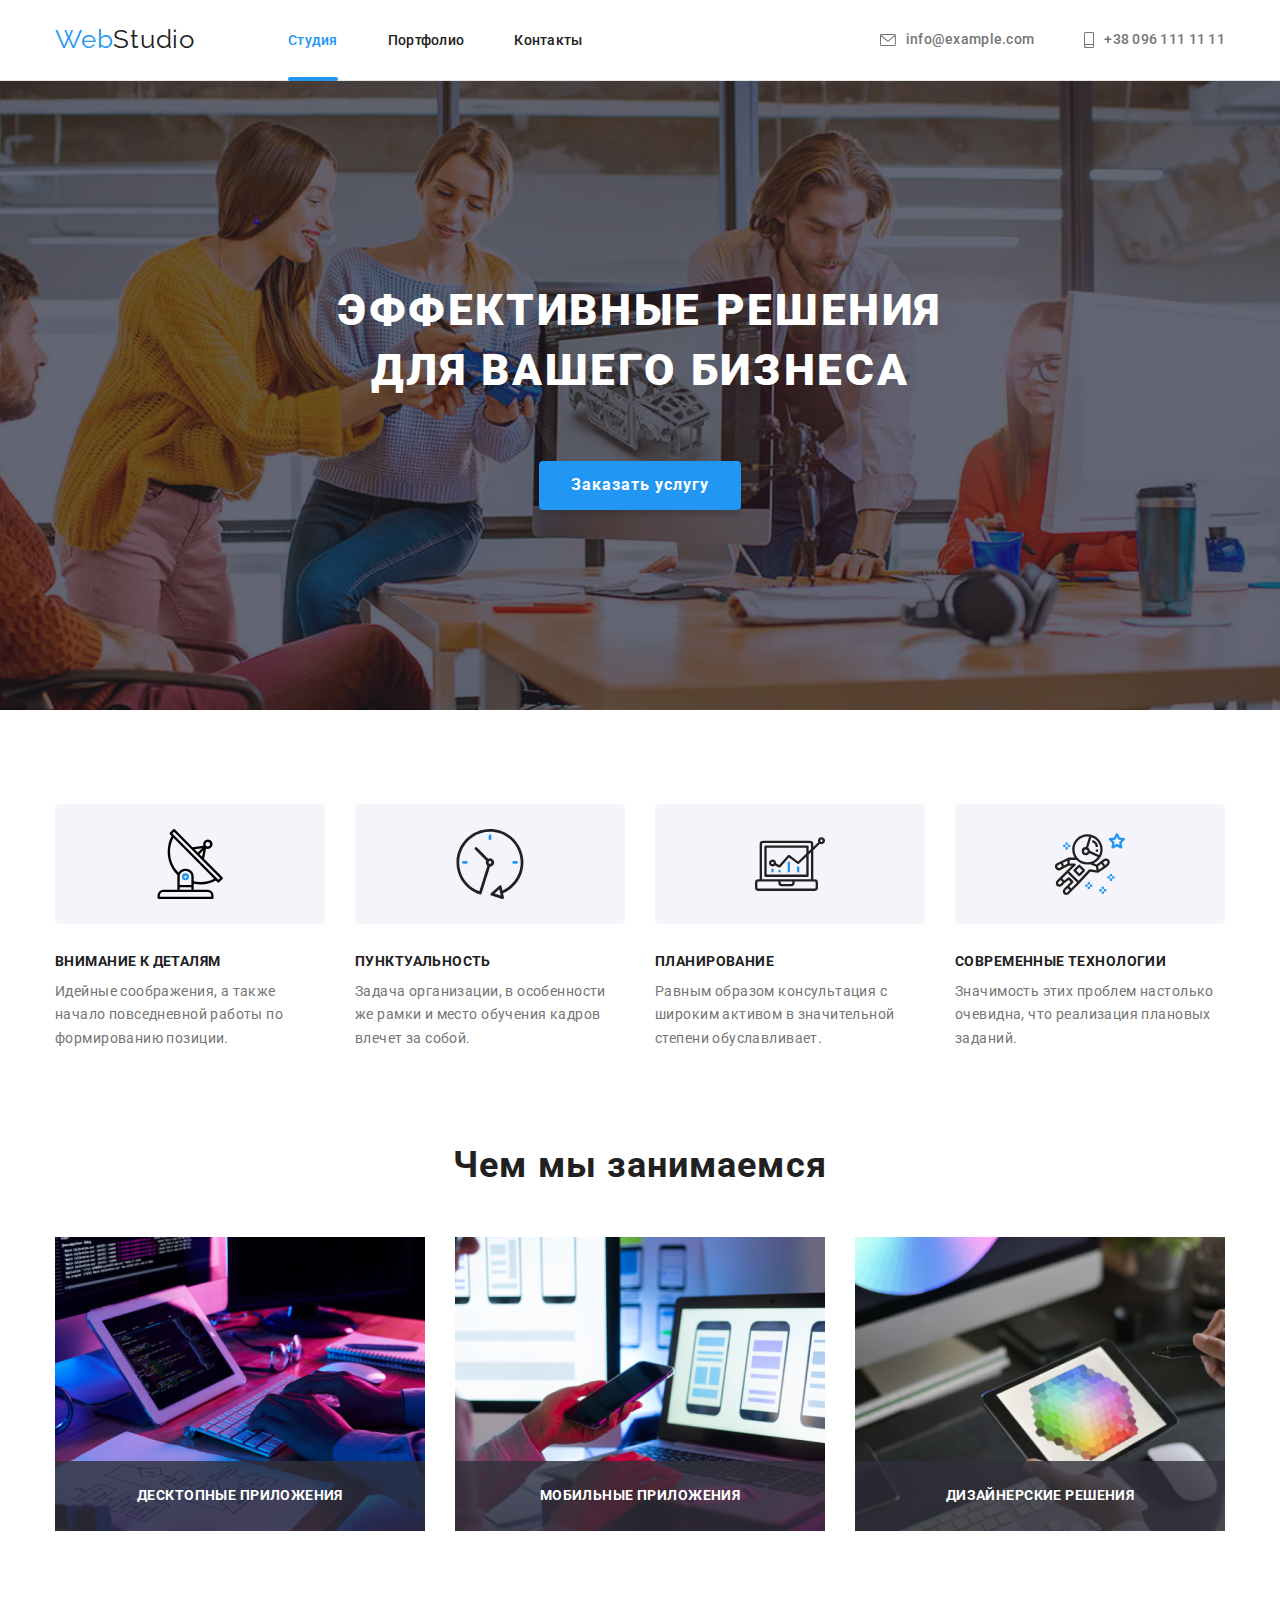
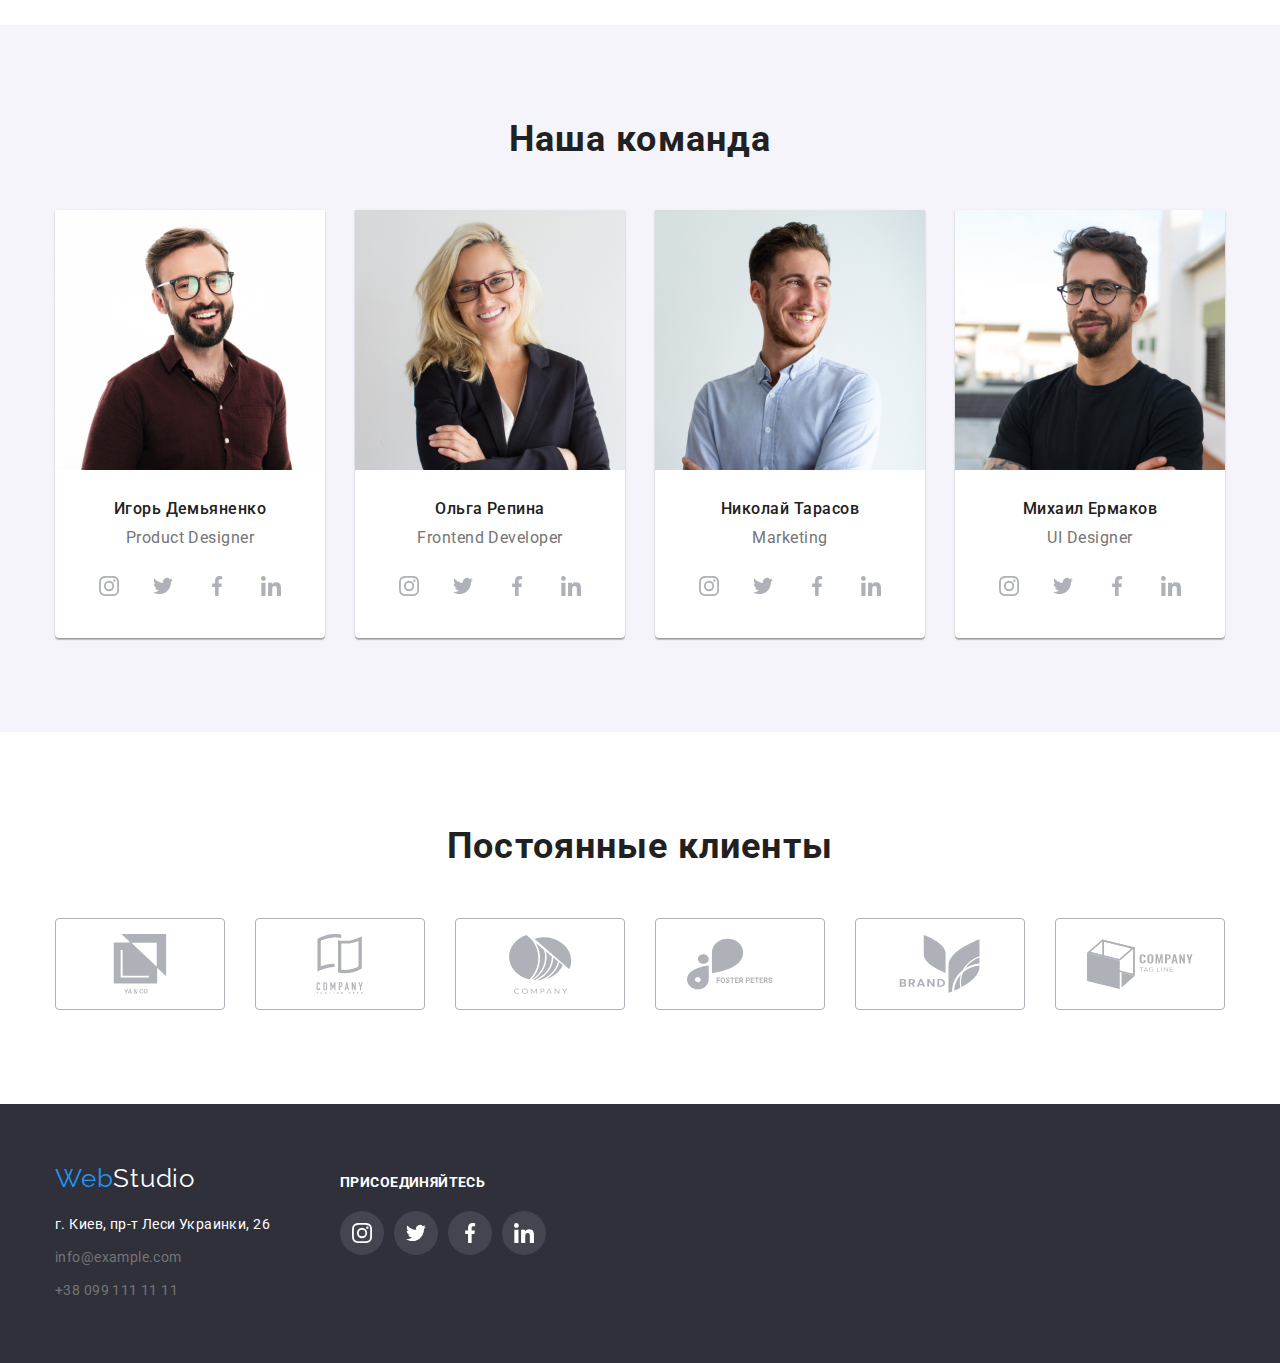
<file: index.html>
<!DOCTYPE html>
<html lang="en">

<head>
    <meta charset="UTF-8" />
    <meta http-equiv="X-UA-Compatible" content="IE=edge" />
    <meta name="viewport" content="width=device-width, initial-scale=1.0" />
    <title>Студия</title>
    <link rel="preconnect" href="https://fonts.googleapis.com" />
    <link rel="preconnect" href="https://fonts.gstatic.com" crossorigin />
    <link
        href="https://fonts.googleapis.com/css2?family=Raleway:wght@700&family=Roboto:wght@400;500;700;900&display=swap"
        rel="stylesheet" />
    <link rel="stylesheet" href="./modern-normalize.css" />
    <link rel="stylesheet" href="./CSS/styles.css" />
</head>

<body>
    <header class="page-header">
        <div class="container header-content">
            <a href="./index.html" class="logo">
                    Web<span class="logo_second">Studio</span>
                </a>
                <nav class="nav-block">
                    <ul class="site-nav">
                        <li class="item">
                            <a href="./index.html" class="link current">Студия</a>
                        </li>
                        <li class="item">
                            <a href="./portfolio.html" class="link">Портфолио</a>
                        </li>
                        <li class="item"><a href="" class="link">Контакты</a></li>
                    </ul>
                </nav>
                <ul class="auth-nav">
                    <li class="item">
                        <a href="mailto:info@example.com" class="link">
                            <svg class="social-icon" width="16" height="12">
                              <use href="./img/icon.svg#icon-envelope"></use>
                            </svg>
                            info@example.com
                        </a>
                    </li>
                    <li class="item">
                        <a href="tel:+380961111111" class="link">
                            <svg class="social-icon" width="10" height="16">
                                <use href="./img/icon.svg#icon-smartphone"></use>
                            </svg>
                            +38 096 111 11 11</a>
                    </li>
                </ul>
            </div>
        
    </header>
    <main>
        <section class="hero overlay">
            <div class="container">
                <h1 class="title">
                    ЭФФЕКТИВНЫЕ РЕШЕНИЯ<br />
                    ДЛЯ ВАШЕГО БИЗНЕСА
                </h1>
                <button data-modal-open type="button" class="button">Заказать услугу</button>
           
            </div>
        </section>

        <!--Наши преимущества-->
        <section class="section">
            <div class="container">
                <h2 class="hide">Наши преимущества</h2>
                <ul class="feature-list">
                    <li class="item">
                        <div class="feature-list-link">
                    <svg class="icon"  
                    width="70" height="70">
                    <use href="./img/icon.svg#icon-antena"></use>
                    </svg>
                    </div>
                        <h3 class="title">Внимание к деталям</h3>
                        <p class="text">
                            Идейные соображения, а также начало повседневной работы по
                            формированию позиции.
                        </p>
                    </li>
                    <li class="item"> 
                        <div class="feature-list-link">
                    <svg class="icon"  
                    width="70" height="70">
                    <use href="./img/icon.svg#icon-clock"></use>
                    </svg>
                    </div>
                        <h3 class="title">Пунктуальность</h3>
                        <p class="text">
                            Задача организации, в особенности же рамки и место обучения
                            кадров влечет за собой.
                        </p>
                    </li>
                    <li class="item">
                        <div class="feature-list-link">
                         <svg class="icon"  
                    width="70" height="70">
                    <use href="./img/icon.svg#icon-diagram"></use>
                    </svg>
                    </div>
                        <h3 class="title">Планирование</h3>
                        <p class="text">
                            Равным образом консультация с широким активом в значительной
                            степени обуславливает.
                        </p>
                    </li>
                    <li class="item">
                        <div class="feature-list-link">
                         <svg class="icon"  
                    width="70" height="70">
                    <use href="./img/icon.svg#icon-astronaut"></use>
                    </svg>
                    </div>
                        <h3 class="title">Современные технологии</h3>
                        <p class="text">
                            Значимость этих проблем настолько очевидна, что реализация
                            плановых заданий.
                        </p>
                    </li>
                </ul>
            </div>
        </section>
        <!--Секция "Чем мы занимаемся"-->
        <section class="section work">
            <div class="container">
                <h2 class="section-title">Чем мы занимаемся</h2>
                <ul class="works-list">
                    <li class="works">
                        <img src="./img/123.png" alt="Человек с клавиатурой" width="370" />
                   <p class="work-description">Десктопные приложения</p>
                    </li>
                    <li class="works">
                        <img src="./img/telefon.png" alt="Человек с телефоном" width="370" />
                        <p class="work-description">Мобильные приложения</p>
                    </li>
                    <li class="works">
                        <img src="./img/planshet.png" alt="Человек с планшетом" width="370" />
                        <p class="work-description">Дизайнерские решения</p>
                    </li>
                </ul>
            </div>
        </section>
        <!--Секция "Наша команда"-->
        <section class="section team">
            <div class="container">
                <h2 class="section-title">Наша команда</h2>
                <ul class="workers-list">
                    <li class="works-img">
                        <img src="./img/Product.jpg" alt="Product designer" width="270" />
                        <div class="team-section">
                            <h3 class="title">Игорь Демьяненко</h3>
                            <p class="text">Product Designer</p>
                            <ul class="team-social-list">
                            <li>
                                <a href="#" class="team-social-link" aria-label="Instagram">
                                    <svg class="social-icons">
                                        <use href="./img/icon.svg#icon-instagram"></use>
                                    </svg>
                                </a>
                            </li>
                            <li>
                                <a href="#" class="team-social-link" aria-label="Twitter">
                                    <svg class="social-icons">
                                        <use href="./img/icon.svg#icon-twitter"></use>
                                    </svg>
                                </a>
                            </li>
                            <li>
                                <a href="#" class="team-social-link" aria-label="Facebook">
                                    <svg class="social-icons">
                                        <use href="./img/icon.svg#icon-facebook"></use>
                                    </svg>
                                </a>
                            </li>
                            <li>
                                <a href="#" class="team-social-link" aria-label="LinkedIn">
                                    <svg class="social-icons">
                                        <use href="./img/icon.svg#icon-linkedin"></use>
                                    </svg>
                                </a>
                            </li>
                        </ul>
                        </div>
                        
                    </li>
                    <li class="works-img">
                        <img src="./img/frontend.jpg" alt="Frontend developer" width="270" />
                        <div class="team-section">
                            <h3 class="title">Ольга Репина</h3>
                            <p class="text">Frontend Developer</p>
                             <ul class="team-social-list">
                        <li>
                            <a href="#" class="team-social-link" aria-label="Instagram">
                                <svg class="social-icons">
                                    <use href="./img/icon.svg#icon-instagram"></use>
                                </svg>
                            </a>
                        </li>
                        <li>
                            <a href="#" class="team-social-link" aria-label="Twitter">
                                <svg class="social-icons">
                                    <use href="./img/icon.svg#icon-twitter"></use>
                                </svg>
                            </a>
                        </li>
                        <li>
                            <a href="#" class="team-social-link" aria-label="Facebook">
                                <svg class="social-icons">
                                    <use href="./img/icon.svg#icon-facebook"></use>
                                </svg>
                            </a>
                        </li>
                        <li>
                            <a href="#" class="team-social-link" aria-label="LinkedIn">
                                <svg class="social-icons">
                                    <use href="./img/icon.svg#icon-linkedin"></use>
                                </svg>
                            </a>
                        </li>
                        </ul>
                        </div>
                       
                    </li>
                    <li class="works-img">
                        <img src="./img/marketing.jpg" alt="Marketing" width="270" />
                        <div class="team-section">
                            <h3 class="title">Николай Тарасов</h3>
                            <p class="text">Marketing</p>
                            <ul class="team-social-list">
                            <li>
                                <a href="#" class="team-social-link" aria-label="Instagram">
                                    <svg class="social-icons">
                                        <use href="./img/icon.svg#icon-instagram"></use>
                                    </svg>
                                </a>
                            </li>
                            <li>
                                <a href="#" class="team-social-link" aria-label="Twitter">
                                    <svg class="social-icons">
                                        <use href="./img/icon.svg#icon-twitter"></use>
                                    </svg>
                                </a>
                            </li>
                            <li>
                                <a href="#" class="team-social-link" aria-label="Facebook">
                                    <svg class="social-icons">
                                        <use href="./img/icon.svg#icon-facebook"></use>
                                    </svg>
                                </a>
                            </li>
                            <li>
                                <a href="#" class="team-social-link" aria-label="LinkedIn">
                                    <svg class="social-icons">
                                        <use href="./img/icon.svg#icon-linkedin"></use>
                                    </svg>
                                </a>
                            </li>
                        </ul>
                        </div>
                    
                    </li>
                    <li class="works-img">
                        <img src="./img/UI.jpg" alt="UI Designer" width="270" />
                        <div class="team-section">
                            <h3 class="title">Михаил Ермаков</h3>
                            <p class="text">UI Designer</p>
                            <ul class="team-social-list">
                        <li>
                            <a href="#" class="team-social-link" aria-label="Instagram">
                                <svg class="social-icons">
                                    <use href="./img/icon.svg#icon-instagram"></use>
                                </svg>
                            </a>
                        </li>
                        <li>
                            <a href="#" class="team-social-link" aria-label="Twitter">
                                <svg class="social-icons">
                                    <use href="./img/icon.svg#icon-twitter"></use>
                                </svg>
                            </a>
                        </li>
                        <li>
                            <a href="#" class="team-social-link" aria-label="Facebook">
                                <svg class="social-icons">
                                    <use href="./img/icon.svg#icon-facebook"></use>
                                </svg>
                            </a>
                        </li>
                        <li>
                            <a href="#" class="team-social-link" aria-label="LinkedIn">
                                <svg class="social-icons">
                                    <use href="./img/icon.svg#icon-linkedin"></use>
                                </svg>
                            </a>
                        </li>
                        </ul>
                        </div>
                         
                    </li>
                </ul>
            </div>
        </section>
        <section class="section">
            <div class="container">
                <h2 class="section-title"> Постоянные клиенты</h2>
                <ul class="company">
                    <li class="company-item">
                      <a href="#" class="company-link">  
                 <svg class="company-icon">
                  <use href="./img/icon.svg#icon-group"></use>
                 </svg>
                 </a>
                 </li>
                <li class="company-item">
                      <a href="#" class="company-link">  
                 <svg class="company-icon">
                  <use href="./img/icon.svg#icon-group-2"></use>
                 </svg>
                 </a>
                 </li>
                <li class="company-item">
                      <a href="#" class="company-link">  
                 <svg class="company-icon">
                  <use href="./img/icon.svg#icon-group-3"></use>
                 </svg>
                 </a>
                 </li>
                <li class="company-item">
                      <a href="#" class="company-link">  
                 <svg class="company-icon">
                  <use href="./img/icon.svg#icon-group-4"></use>
                 </svg>
                 </a>
                 </li>
                <li class="company-item">
                      <a href="#" class="company-link">  
                 <svg class="company-icon">
                  <use href="./img/icon.svg#icon-group-5"></use>
                 </svg>
                 </a>
                 </li>
                <li class="company-item">
                      <a href="#" class="company-link">  
                 <svg class="company-icon">
                  <use href="./img/icon.svg#icon-group-6"></use>
                 </svg>
                 </a>
                 </li>
                </ul>
            </div>
        </section>
    </main>
    <footer class="end-page">
        <div class="container order">
           <div class="address-container">
                <a href="./index.html" class="logo">Web<span class="logo_second_color">Studio</span></a>
            </p>
            <address class="address">
                <ul class="address-section">
                    <li class="street">
                        <a href="" class="link">г. Киев, пр-т Леси Украинки, 26</a>
                    </li>
                    <li class="mail">
                        <a href="mailto:info@example.com" class="text">info@example.com</a>
                    </li>
                    <li class="mail">
                        <a href="tel:+380991111111" class="text">+38 099 111 11 11</a>
                    </li>
                </ul>
            </address>
            </div>
        <div class="footer-container">
            <p class="title-footer">Присоединяйтесь</p>
            <ul class="footer-icons no-marker">
                <li class="footer-list">
                    <a href="#" class="footer-link" aria-label="Instagram">
                        <svg class="join-media" width="20" height="20">
                         <use href="./img/icon.svg#icon-instagram"></use>
                        </svg>
                    </a>
                </li>
                <li class="footer-list">
                    <a href="#" class="footer-link" aria-label="Twitter">
                        <svg class="join-media" width="20" height="20">
                         <use href="./img/icon.svg#icon-twitter"></use>
                        </svg>
                    </a>
                </li>
                <li class="footer-list">
                    <a href="#" class="footer-link" aria-label="Facebook">
                        <svg class="join-media" width="20" height="20">
                         <use href="./img/icon.svg#icon-facebook"></use>
                        </svg>
                    </a>
                </li>
                <li class="footer-list">
                    <a href="#" class="footer-link" aria-label="LinkedIn">
                        <svg class="join-media" width="20" height="20">
                         <use href="./img/icon.svg#icon-linkedin"></use>
                        </svg>
                    </a>
                </li>
            </ul>
        </div>
        </div>
    </footer>
    <div data-modal class="backdrop is-hidden">
        <div class="modal">
            <button data-modal-close class="close-btn"  tape="button">
            <svg class="close-icon" width="11" height="11">
                <use href="/img/icon.svg#icon-close-black-18dp-2-1-1"></use>
            </svg>
            </button>
        </div>
    </div>
    <script src="./js/modal.js"></script>
</body>
</html>
</file>
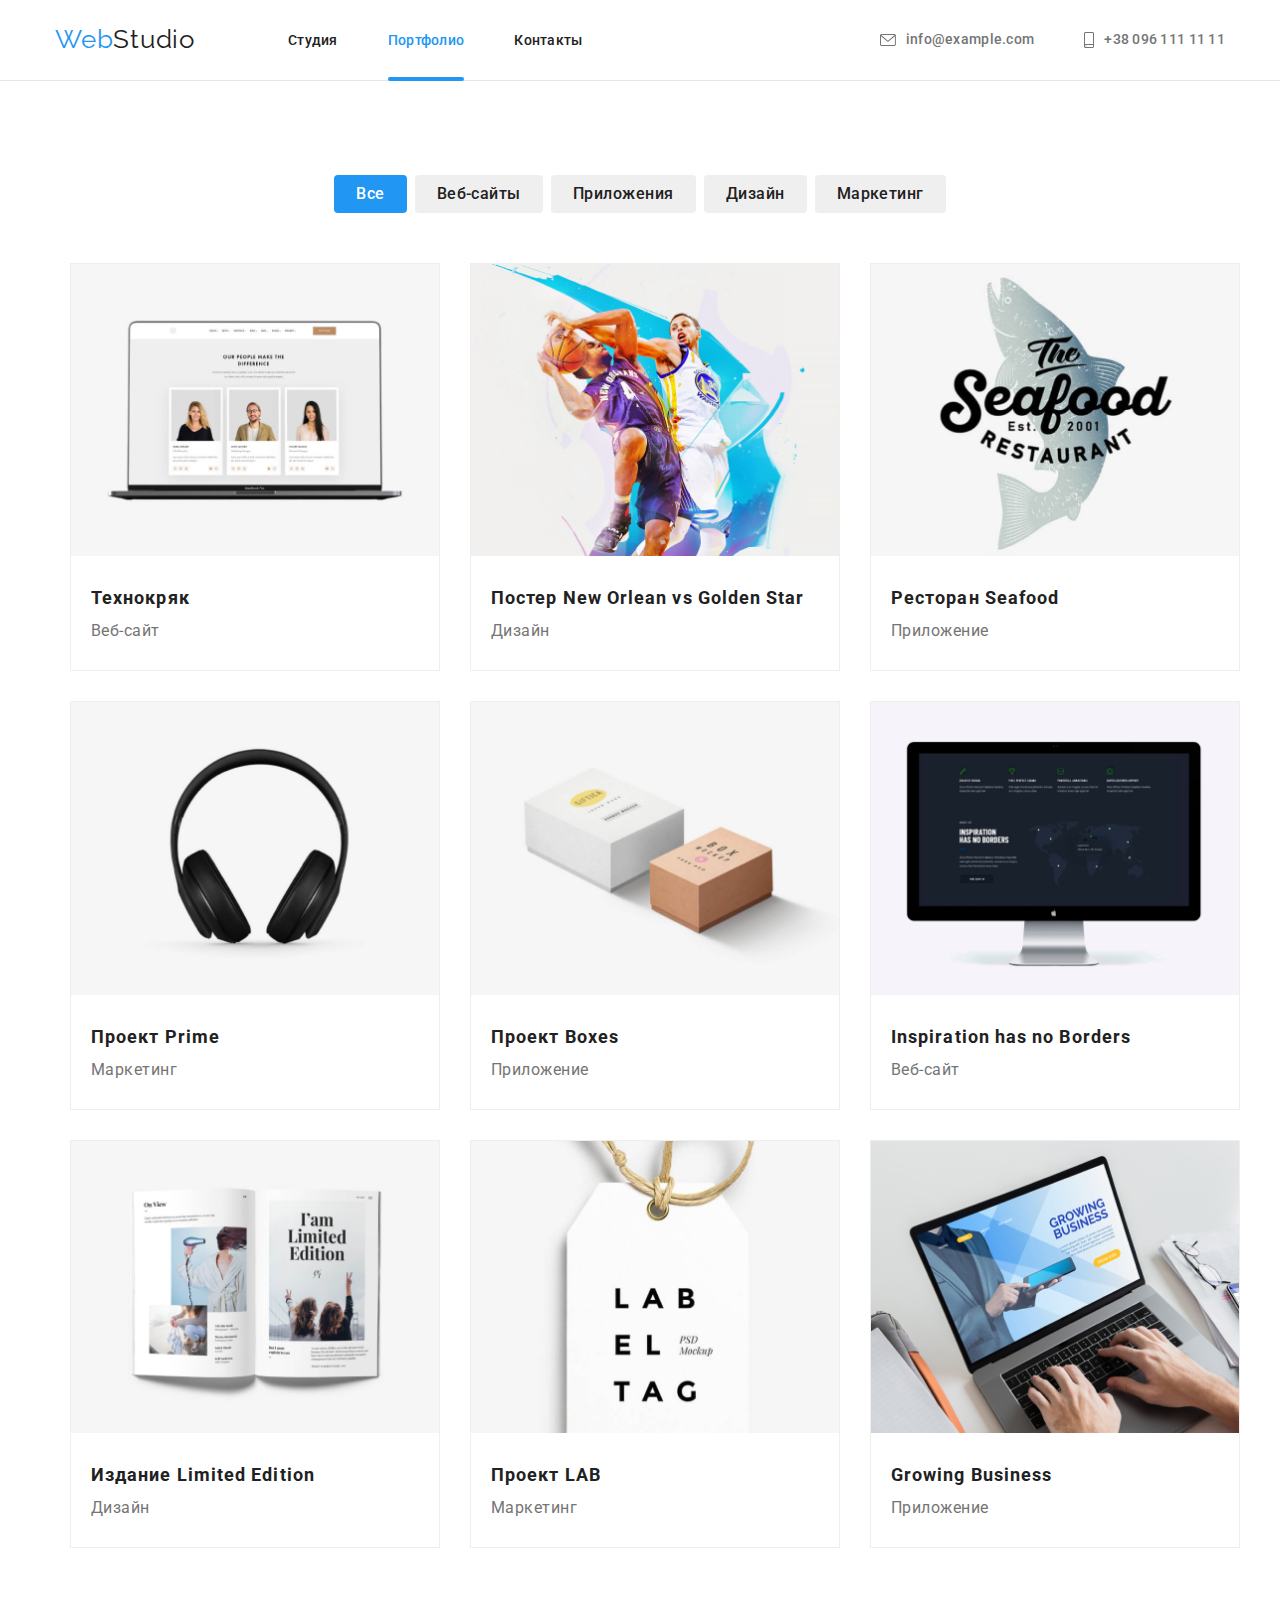
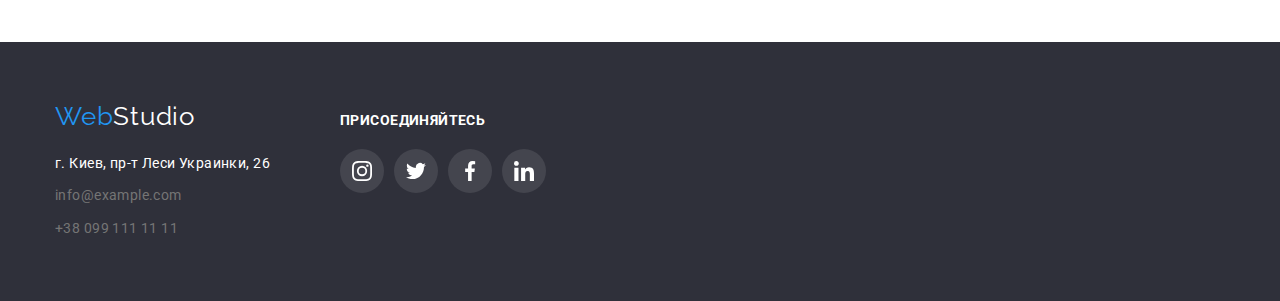
<file: portfolio.html>
<!DOCTYPE html>
<html lang="en">

<head>
    <meta charset="UTF-8" />
    <meta http-equiv="X-UA-Compatible" content="IE=edge" />
    <meta name="viewport" content="width=device-width, initial-scale=1.0" />
    <title>Портфолио</title>
    <link rel="preconnect" href="https://fonts.googleapis.com" />
    <link rel="preconnect" href="https://fonts.gstatic.com" crossorigin />
    <link
        href="https://fonts.googleapis.com/css2?family=Raleway:wght@700&family=Roboto:wght@400;500;700;900&display=swap"
        rel="stylesheet" />
    <link rel="stylesheet" href="./modern-normalize.css" />
    <link rel="stylesheet" href="./CSS/styles.css" />
</head>

<body>
    <header class="page-header">
        <div class="container header-content">
            <a href="./index.html" class="logo">
                Web<span class="logo_second">Studio</span>
            </a>
            <nav class="nav-block">
                <ul class="site-nav">
                    <li class="item">
                        <a href="./index.html" class="link">Студия</a>
                    </li>
                    <li class="item">
                        <a href="./portfolio.html" class="link current">Портфолио</a>
                    </li>
                    <li class="item"><a href="" class="link">Контакты</a></li>
                </ul>
            </nav>
            <ul class="auth-nav">
                <li class="item">
                    <a href="mailto:info@example.com" class="link">
                        <svg class="social-icon" width="16" height="12">
                            <use href="./img/icon.svg#icon-envelope"></use>
                        </svg>
                        info@example.com
                    </a>
                </li>
                <li class="item">
                    <a href="tel:+380961111111" class="link">
                        <svg class="social-icon" width="10" height="16">
                            <use href="./img/icon.svg#icon-smartphone"></use>
                        </svg>
                        +38 096 111 11 11</a>
                </li>
            </ul>
        </div>
    </header>
    <main>
        <!--Наши проекты-->
        <section class="section">
            <div class="container">
                <h1 class="hidden">Проекты</h1>
                <ul class="btn">
                    <li class="item">
                        <button class="filter-button current" type="button">Все</button>
                    </li>
                    <li class="item">
                        <button class="filter-button" type="button">Веб-сайты</button>
                    </li>
                    <li class="item">
                        <button class="filter-button" type="button">Приложения</button>
                    </li>
                    <li class="item">
                        <button class="filter-button" type="button">Дизайн</button>
                    </li>
                    <li class="item">
                        <button class="filter-button" type="button">Маркетинг</button>
                    </li>
                </ul>
            <ul class="projects">
                <li class="element">
                    <a class="projects-link" href="/">
                        <div class="project-thumb">
                    <img class="photo-card" src="./img/techno.png" alt="Технокряк" width="370" />
                    <p class="description-image">
                        Технокряк это современная площадка распространения коронавируса. Компании
                        используют эту платформу для цифрового шпионажа и атак на защищённые сервера
                        конкурентов.
                    </p>
                    </div>
                    <div class="products">
                        <h2 class="link">Технокряк</h2>
                        <p class="text">Веб-сайт</p>
                    </div>
                    </a>
                </li>
                <li class="element">
                    <a class="projects-link" href="/">
                        <div class="project-thumb">
                    <img src="./img/ball.png" alt="Постер New Orlean vs Golden Star" width="370" />
                    <p class="description-image">
                        Технокряк это современная площадка распространения коронавируса. Компании
                        используют эту платформу для цифрового шпионажа и атак на защищённые сервера
                        конкурентов.
                    </p>
                    </div>
                    <div class="products">
                        <h2 class="link">Постер New Orlean vs Golden Star</h2>
                        <p class="text">Дизайн</p>
                    </div>
                    </a>
                </li>
                <li class="element">
                    
                    <a class="projects-link" href="/">
                        <div class="project-thumb">
                    <img src="./img/4.png" alt="Ресторан Seafood" width="370" />
                    <p class="description-image">
                        Технокряк это современная площадка распространения коронавируса. Компании
                        используют эту платформу для цифрового шпионажа и атак на защищённые сервера
                        конкурентов.
                    </p>
                    </div>
                    <div class="products">
                        <h2 class="link">Ресторан Seafood</h2>
                        <p class="text">Приложение</p>
                    </div>
                    </a>
                </li>
                <li class="element">
                    
                    <a class="projects-link" href="/">
                        <div class="project-thumb">
                    <img src="./img/5.png" alt="Проект Prime" width="370" />
                    <p class="description-image">
                        Технокряк это современная площадка распространения коронавируса. Компании
                        используют эту платформу для цифрового шпионажа и атак на защищённые сервера
                        конкурентов.
                    </p>
                    </div>
                    <div class="products">
                        <h2 class="link">Проект Prime</h2>
                        <p class="text">Маркетинг</p>
                    </div>
                    </a>
                </li>
                <li class="element">
                    <a class="projects-link" href="/">
                        <div class="project-thumb">
                    <img src="./img/6.png" alt="Проект Boxes" width="370" />
                    <p class="description-image">
                        Технокряк это современная площадка распространения коронавируса. Компании
                        используют эту платформу для цифрового шпионажа и атак на защищённые сервера
                        конкурентов.
                    </p>
                    </div>
                    <div class="products">
                        <h2 class="link">Проект Boxes</h2>
                        <p class="text">Приложение</p>
                    </div>
                    </a>
                </li>
                <li class="element">
                    <a class="projects-link" href="/">
                        <div class="project-thumb">
                    <img src="./img/7.png" alt="Inspiration has no Borders" width="370" />
                    <p class="description-image">
                        Технокряк это современная площадка распространения коронавируса. Компании
                        используют эту платформу для цифрового шпионажа и атак на защищённые сервера
                        конкурентов.
                    </p>
                        </div>
                    <div class="products">
                        <h2 class="link">Inspiration has no Borders</h2>
                        <p class="text">Веб-сайт</p>
                    </div>
                    </a>
                </li>
                <li class="element">
                    <a class="projects-link" href="/">
                        <div class="project-thumb">
                    <img src="./img/8.png" alt="Издание Limited Edition" width="370" />
                    <p class="description-image">
                        Технокряк это современная площадка распространения коронавируса. Компании
                        используют эту платформу для цифрового шпионажа и атак на защищённые сервера
                        конкурентов.
                    </p>
                    </div>
                    <div class="products">
                        <h2 class="link">Издание Limited Edition</h2>
                        <p class="text">Дизайн</p>
                    </div>
                    </a>
                </li>
                <li class="element">
                    <a class="projects-link" href="/">
                        <div class="project-thumb">
                    <img src="./img/9.png" alt="Проект LAB" width="370" />
                    <p class="description-image">
                        Технокряк это современная площадка распространения коронавируса. Компании
                        используют эту платформу для цифрового шпионажа и атак на защищённые сервера
                        конкурентов.
                    </p>
                    </div>
                    <div class="products">
                        <h2 class="link">Проект LAB</h2>
                        <p class="text">Маркетинг</p>
                    </div>
                    </a>
                </li>
                <li class="element">
                    <a class="projects-link" href="/">
                        <div class="project-thumb">
                    <img src="./img/10.png" alt="Growing Business" width="370" />
                    <p class="description-image">
                        Технокряк это современная площадка распространения коронавируса. Компании
                        используют эту платформу для цифрового шпионажа и атак на защищённые сервера
                        конкурентов.
                    </p>
                    </div>
                    <div class="products">
                        <h2 class="link">Growing Business</h2>
                        <p class="text">Приложение</p>
                    </div>
                    </a>
                </li>
            </ul>
            </div>
        </section>
    </main>
    <footer class="end-page">
        <div class="container order">
            <div class="address-container">
                <a href="./index.html" class="logo">Web<span class="logo_second_color">Studio</span></a>
                </p>
                <address class="address">
                    <ul class="address-section">
                        <li class="street">
                            <a href="" class="link">г. Киев, пр-т Леси Украинки, 26</a>
                        </li>
                        <li class="mail">
                            <a href="mailto:info@example.com" class="text">info@example.com</a>
                        </li>
                        <li class="mail">
                            <a href="tel:+380991111111" class="text">+38 099 111 11 11</a>
                        </li>
                    </ul>
                </address>
            </div>
            <div class="footer-container">
                <p class="title-footer">Присоединяйтесь</p>
                <ul class="footer-icons no-marker">
                    <li class="footer-list">
                        <a href="#" class="footer-link" aria-label="Instagram">
                            <svg class="join-media" width="20" height="20">
                                <use href="./img/icon.svg#icon-instagram"></use>
                            </svg>
                        </a>
                    </li>
                    <li class="footer-list">
                        <a href="#" class="footer-link" aria-label="Twitter">
                            <svg class="join-media" width="20" height="20">
                                <use href="./img/icon.svg#icon-twitter"></use>
                            </svg>
                        </a>
                    </li>
                    <li class="footer-list">
                        <a href="#" class="footer-link" aria-label="Facebook">
                            <svg class="join-media" width="20" height="20">
                                <use href="./img/icon.svg#icon-facebook"></use>
                            </svg>
                        </a>
                    </li>
                    <li class="footer-list">
                        <a href="#" class="footer-link" aria-label="LinkedIn">
                            <svg class="join-media" width="20" height="20">
                                <use href="./img/icon.svg#icon-linkedin"></use>
                            </svg>
                        </a>
                    </li>
                </ul>
            </div>
        </div>
    </footer>
</body>

</html>
</file>
<file: CSS/styles.css>
:root {
  --primary-text-color: #757575;
  --litle-text-color: #212121;
  --accent-color: #2196f3;
  --additional-color: #ffffff;
  --time-function: cubic-bezier(0.4, 0, 0.2, 1);
}
body {
  font-family: Roboto, sans-serif;
  color: var(--primary-text-color);
}
ul {
  margin: 0;
  padding: 0;
  list-style: none;
}

.container {
  width: 1200px;
  margin-left: auto;
  margin-right: auto;
  padding: 0 15px;
}
h1,
h2,
h3,
p {
  margin: 0;
  padding: 0;
}

.link {
  margin: 0;
  padding: 0;
  list-style: none;
}
.header-content {
  align-items: center;
  display: flex;
}
.page-header {
  border-bottom: 1px solid #e5e5e5;
}

/*logo*/
.logo {
  font-family: Raleway, sans-serif;
  font-size: 26px;
  line-height: 1.12;
  letter-spacing: 0.03em;
  color: var(--accent-color);
  text-decoration: none;
}
.logo_second {
  color: var(--litle-text-color);
}

/*site-nave*/
.nav-block {
  margin-left: 93px;
}

.site-nav {
  display: flex;
}
.auth-nav {
  align-items: center;
  display: flex;
  margin-left: auto;
}
.social-icon {
  margin-right: 10px;
  fill: currentColor;
}
.link:hover .social-icon,
.link:focus .social-icon {
  fill: var(--accent-color);
}
.link:hover,
.link:hover {
  color: var(--accent-color);
}

.site-nav .item {
  margin-right: 50px;
}
.site-nav .item:last-child {
  margin-right: 0;
}

.site-nav .link {
  position: relative;
  display: block;
  padding: 32px 0;
  color: var(--litle-text-color);
  text-decoration: none;
  font-weight: 500;
  font-size: 14px;
  line-height: 1.14x;
  letter-spacing: 0.02em;
  transition: color 250ms var(--time-function);
}
.site-nav .link:hover,
.site-nav .link:focus {
  color: var(--accent-color);
  display: block;
}
.site-nav .link.current::after {
  position: absolute;
  content: "";
  display: block;
  width: 100%;
  height: 4px;
  bottom: -1px;
  border-radius: 2px;
  background-color: #2196f3;
}

.site-nav .link.current {
  color: var(--accent-color);
}
.auth-nav .item + .item {
  margin-left: 50px;
}
.auth-nav .link {
  color: var(--primary-text-color);
  text-decoration: none;
  font-weight: 500;
  font-size: 14px;
  line-height: 1.14;
  letter-spacing: 0.02em;
  align-items: center;
  display: flex;
  transition: color 250ms var(--time-function);
}
.auth-nav .link:hover,
.auth-nav .link:focus {
  color: var(--accent-color);
}
.auth-nav .link.current {
  color: var(--accent-color);
}
.hero {
  background-color: rgba(47, 48, 58, 1);
  text-align: center;
  padding: 200px 0;
}
.overlay {
  max-width: 1600px;
  margin-left: auto;
  margin-right: auto;
  background-image: linear-gradient(
      to right,
      rgba(47, 48, 58, 0.4),
      rgba(47, 48, 58, 0.4)
    ),
    url(../img/header.jpg);
  background-size: cover;
  background-position: center;
  background-repeat: no-repeat;
}

.hero .title {
  color: var(--additional-color);
  font-weight: 900;
  font-size: 44px;
  line-height: 1.36;
  letter-spacing: 0.06em;
  text-transform: uppercase;
  margin-bottom: 30px;
}
.hero .button {
  font-weight: 700;
  font-size: 16px;
  line-height: 1.8;
  background-color: var(--accent-color);
  color: var(--additional-color);
  margin-left: auto;
  margin-right: auto;
  cursor: pointer;
  display: inline-block;
  padding: 10px 32px;
  margin-top: 30px;
  border: transparent;
  letter-spacing: 0.06em;
  border-radius: 4px;
  box-shadow: 0px 4px 4px rgba(0, 0, 0, 0.15);
  transition-property: box-shadow, background-color, box-shadow;
  transition-duration: 250ms;
  transition-timing-function: var(--time-function);
}
.hero .button:hover,
.hero .button:focus {
  background-color: #188ce8;
  box-shadow: 0px 4px 4px rgba(0, 0, 0, 0.15);
  border-radius: 4px;
}

/*Наши преимущества */
.section {
  padding-top: 94px;
  padding-bottom: 94px;
}
.hide {
  position: absolute;
  width: 1px;
  height: 1px;
  margin: -1px;
  padding: 0;
  overflow: hidden;
  border: 0;
  clip: rect(0 0 0 0);
}

.feature-list {
  display: flex;
  align-items: center;
}
.feature-list .item:not(:last-child) {
  margin-right: 30px;
}

.feature-list .title {
  font-weight: 700;
  font-size: 14px;
  line-height: 1.14;
  letter-spacing: 0.03em;
  text-transform: uppercase;
  color: var(--litle-text-color);
  margin-bottom: 10px;
  align-items: center;
  text-transform: uppercase;
}
.feature-list .text {
  font-weight: 400;
  font-size: 14px;
  line-height: 1.7;
  color: var(--primary-text-color);
  letter-spacing: 0.03em;
}
.feature-list .icon {
  width: 70px;
  height: 70px;
}
.feature-list-link {
  width: 270px;
  height: 120px;
  background: #f5f4fa;
  border-radius: 4px;
  align-items: center;
  display: inline-flex;
  margin-bottom: 30px;
  justify-content: center;
}

.section.work {
  padding-top: 0;
  padding-bottom: 94px;
}

.section-title {
  text-align: center;
  margin-bottom: 50px;
  font-weight: 700;
  font-size: 36px;
  line-height: 1.16;
  letter-spacing: 0.03em;
  color: var(--litle-text-color);
}
.work-description {
  display: flex;
  position: absolute;
  bottom: 0;
  height: 70px;
  width: 100%;
  font-weight: 700;
  margin: 0;
  font-size: 14px;
  line-height: 1.14;
  align-items: center;
  justify-content: center;
  letter-spacing: 0.03em;
  text-transform: uppercase;
  color: var(--additional-color);
  background-color: rgba(47, 48, 58, 0.8);
}

.works {
  list-style-type: none;
  position: relative;
}
.works-list {
  display: flex;
}
img {
  display: block;
  max-width: 100%;
  height: auto;
}
.works:not(:last-child) {
  margin-right: 30px;
}
.team {
  background: #f5f4fa;
}
.workers-list {
  display: flex;
}
.works-img:not(:last-child) {
  margin-right: 30px;
}
.works-img {
  background-color: var(--additional-color);
  box-shadow: 0px 1px 3px rgba(0, 0, 0, 0.12), 0px 1px 1px rgba(0, 0, 0, 0.14),
    0px 2px 1px rgba(0, 0, 0, 0.2);
  border-radius: 0px 0px 4px 4px;
}
.workers-list .title {
  font-weight: 500;
  font-size: 16px;
  line-height: 1.18;
  color: var(--litle-text-color);
  text-align: center;
  letter-spacing: 0.03em;
}
.workers-list .text {
  font-weight: 400;
  line-height: 19px;
  font-size: 16px;
  line-height: 1.18;
  color: var(--primary-text-color);
  text-align: center;
  letter-spacing: 0.03em;
  margin-top: 10px;
}
.team-section {
  padding-top: 30px;
  padding-bottom: 30px;
  border-radius: 0px 0px 4px 4px;
}
.team-social-list {
  display: flex;
  justify-content: center;
  padding-left: 0;
  margin-top: 16px;
}

.team-social-list li:not(:last-child) {
  margin-right: 10px;
}
.team-social-list li {
  list-style: none;
}
.team-social-link {
  display: flex;
  width: 44px;
  height: 44px;
  border-radius: 50%;
  align-items: center;
  justify-content: center;
  color: #afb1b8;
  transition-property: color, background-color;
  transition-duration: 250ms;
  transition-timing-function: var(--time-function);
}

.team-social-link:hover,
.team-social-link:focus {
  background-color: var(--accent-color);
  color: var(--additional-color);
}

.social-icons {
  width: 20px;
  height: 20px;
  fill: currentColor;
}

.section-title {
  color: var(--litle-text-color);
  font-weight: 700;
  font-size: 36px;
  line-height: 1.16;
  text-align: center;
  margin: 0;
  margin-bottom: 50px;
}
.client .title {
  font-weight: 700;
  font-size: 36px;
  line-height: 1.16;
  text-align: center;
  letter-spacing: 0.03em;
  margin-bottom: 50px;
}
.company {
  display: flex;
}
.company-link {
  width: 100%;
  height: 100%;
  display: flex;
  color: #afb1b8;
  border: 1px solid #afb1b8;
  border-radius: 4px;
  justify-content: center;
  align-items: center;
  transition-property: color, background-color;
  transition-duration: 250ms;
  transition-timing-function: var(--time-function);
}
.company-item {
  width: 170px;
  height: 92px;
}
.company-item:not(:last-child) {
  margin-right: 30px;
}
.company-icon {
  width: 106px;
  height: 60px;
  fill: currentColor;
}
.company-link:hover,
.company-link:focus {
  color: #2196f3;
  border: 1px solid #2196f3;
  border-radius: 4px;
}

.end-page {
  padding: 60px 0;
  background-color: #2f303a;
}
.container.order {
  display: flex;
  align-items: baseline;
}

.address-container {
  margin-right: 70px;
}

.logo_second_color {
  color: var(--additional-color);
}
.address {
  font-style: normal;
  font-size: 14px;
  line-height: 1.71;
  letter-spacing: 0.03em;
  margin-top: 20px;
}
.address-section {
  margin-bottom: 0;
  padding: 0;
  display: inline;
}
.address .street:not(:last-child) {
  margin-bottom: 9px;
}
.address .mail:not(:last-child) {
  margin-bottom: 9px;
}
.address-section .link {
  font-weight: 400;
  font-size: 14px;
  line-height: 1.7;
  color: var(--additional-color);
  letter-spacing: 0.03em;
  text-decoration: none;
  font-style: normal;
}
.address-section .text {
  font-weight: 400;
  font-size: 14px;
  line-height: 1.71;
  letter-spacing: 0.03em;
  color: var(--primary-text-color);
  text-decoration: none;
  font-style: normal;
}
.title-footer {
  font-weight: bold;
  line-height: 1.14;
  color: var(--additional-color);
  text-transform: uppercase;
  letter-spacing: 0.03em;
  font-size: 14px;
  margin-bottom: 20px;
  font-weight: 700;
}
.footer-link {
  color: var(--additional-color);
  width: 44px;
  height: 44px;
  justify-content: center;
  align-items: center;
  border-radius: 50%;
  background-color: rgba(255, 255, 255, 0.1);
  display: flex;
  transition-property: color, background-color;
  transition-duration: 250ms;
  transition-timing-function: var(--time-function);
}
.footer-icons {
  padding: 0;
  display: flex;
  list-style: none;
}
.footer-list:not(:last-child) {
  margin-right: 10px;
}

.join-media {
  fill: currentColor;
}

.footer-list:not(:last-child) {
  margin-right: 10px;
}
.footer-link:hover,
.footer-link:focus {
  color: var(--additional-color);
  background-color: var(--accent-color);
}
.footer-link:hover,
.footer-link:hover {
  fill: var(--accent-color);
}

/*portfolio section */

.section .hidden {
  position: absolute;
  width: 1px;
  height: 1px;
  margin: -1px;
  padding: 0;
  overflow: hidden;
  border: 0;
  clip: rect(0 0 0 0);
}
.btn {
  margin-bottom: 50px;
  display: flex;
  justify-content: center;
}
.btn .item + .item {
  margin-left: 8px;
}

.btn .filter-button.current {
  font-weight: 500;
  font-size: 16px;
  line-height: 1.62;
  text-align: center;
  letter-spacing: 0.03em;
  color: var(--additional-color);
  background-color: var(--accent-color);
  cursor: pointer;
  border-radius: 4px;
  cursor: pointer;
  padding: 6px 22px;
  margin: 0;
  border: transparent;
}
.filter-button {
  font-weight: 500;
  font-size: 16px;
  line-height: 1.62;
  text-align: center;
  letter-spacing: 0.03em;
  color: var(--litle-text-color);
  cursor: pointer;
  border-radius: 4px;
  cursor: pointer;
  padding: 6px 22px;
  margin: 0;
  border: transparent;
  transition-property: color, background-color, box-shadow;
  transition-duration: 250ms;
  transition-timing-function: var(--time-function);
}
.btn .filter-button:hover,
.btn .filter-button:focus {
  background-color: var(--accent-color);
  color: var(--additional-color);
  box-shadow: 0px 3px 1px rgba(0, 0, 0, 0.1), 0px 1px 2px rgba(0, 0, 0, 0.08),
    0px 2px 2px rgba(0, 0, 0, 0.12);
}
.projects {
  display: flex;
  flex-wrap: wrap;
}
.project-thumb {
  position: relative;
  overflow: hidden; /* скрыто */
}
.description-image {
  position: absolute;
  bottom: 0;
  left: 0;
  width: 100%;
  height: 100%;
  transform: translatey(101%);
  padding: 63px 24px;
  font-weight: 400;
  font-size: 18px;
  line-height: 1.55;
  letter-spacing: 0.03em;
  color: var(--additional-color);
  transition: transform 250ms var(--time-function);
  background: rgba(33, 150, 243, 0.9);
}
.projects-link:hover .description-image,
.projects-link:focus .description-image {
  transform: translateY(0);
}
.products .link {
  font-weight: 700;
  font-size: 18px;
  line-height: 2;
  letter-spacing: 0.06em;
  color: var(--litle-text-color);
  margin: 0;
}

.products .text {
  font-weight: 400;
  font-size: 16px;
  line-height: 1.88;
  letter-spacing: 0.03em;
  color: var(--primary-text-color);
}
.projects .title {
  display: none;
}
.projects .btn {
  display: flex;
}

.projects {
  display: flex;
  flex-wrap: wrap;
  width: 1230px;
  padding-left: 15px;
  padding-right: 15px;
  margin-left: auto;
  margin-right: auto;
}
.element {
  width: calc((100% - 90px) / 3);
  margin-right: 30px;
  margin-bottom: 30px;
  border: 1px solid #eeeeee;
}
.element:nth-child(3n) {
  margin-right: 0px;
}
.element:nth-last-child(-n + 3) {
  margin-bottom: 0px;
}
.products {
  padding: 24px 20px 24px 20px;
}
.projects-link {
  display: block;
  text-decoration: none;
}
.projects-link:hover,
.projects-link:focus {
  box-shadow: 0px 1px 1px rgba(0, 0, 0, 0.12), 0px 4px 4px rgba(0, 0, 0, 0.06),
    1px 4px 6px rgba(0, 0, 0, 0.16);
}
.backdrop {
  position: fixed;
  top: 0;
  left: 0;
  width: 100%;
  height: 100%;
  background: rgba(0, 0, 0, 0.2);
  transition: opacity 250ms var(--time-function),
    visibility 250ms var(--time-function);
}
.backdrop.is-hidden {
  visibility: hidden;
  opacity: 0; /* прозрачность */
  pointer-events: none; /* пропускать клик */
}
.backdrop.is-hidden .modal {
  transform: translate(-50%, -50%) scale(0);
}

.modal {
  height: 582px;
  width: 528px;
  background-color: var(--additional-color);
  position: absolute;
  top: 50%;
  left: 50%;
  transition-timing-function: var(--time-function);
  transition-property: transform;
  transition-duration: 250ms;
  transform: translate(-50%, -50%) scale(1);
}
.close-btn {
  display: flex;
  position: absolute;
  right: 8px;
  top: 8px;
  width: 30px;
  height: 30px;
  padding: 0 0;
  align-items: center;
  justify-content: center;
  border-radius: 50%;
  box-sizing: border-box;
  border: 1px solid rgba(0, 0, 0, 0.1);
  cursor: pointer;
  background-color: var(--additional-color);
}
.close-icon {
  fill: var(--litle-text-color);
}
</file>
